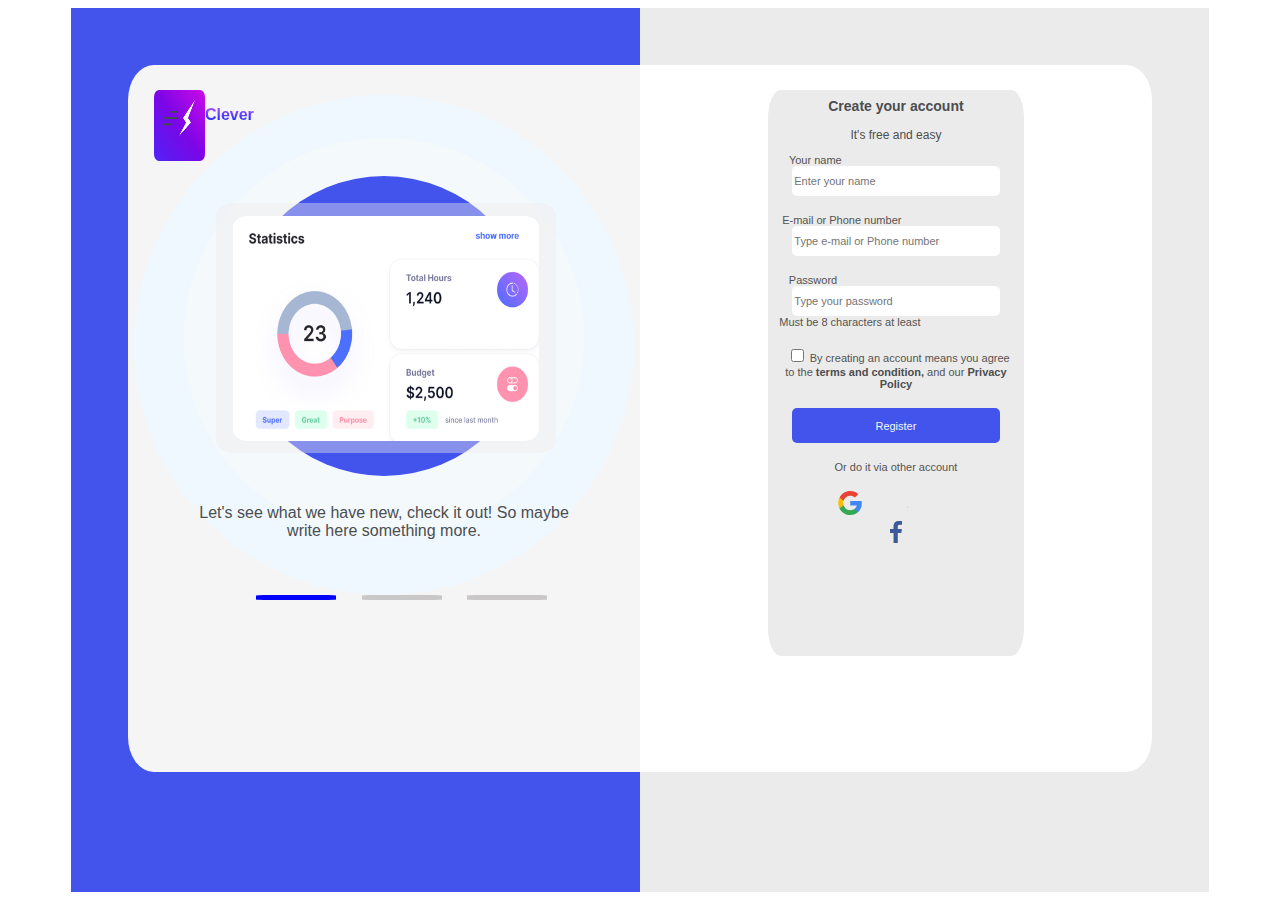
<file: index.html>
<html>
    <head>
        <title>Klab challenge</title>
        <link rel="stylesheet" href="css/style.css">
    </head>
    <body>
        <center>
        <div class="container">
<div class="left_side">
    <div class="inner_left">
    <div class="flash"> <img src="images/row.svg" alt="row" style="margin-top: 10; height: 50%;
        width: 30%;"><img src="images/flash.png" alt="flash" style="margin-top: 10; height: 50%;
        width: 30%;"></div> 
    
    <div class="clever">
        <p class="myp"><b>Clever</b></p>
        </div>
    
    <div class="holder">
        <br>
        <div class="holder2">
            <br>
            <div class="holder3">
                <br>
    <div class="imageholding">
<img src="images/holder4.PNG" style="height: 90%; width: 90%; margin-top: 4%;border-radius: 5%; ">
    </div>
            </div>
        </div>
        <div style="margin-top:-10%; width: 80%">
            <p>Let's see what we have new, check it out! So maybe write here something more.</p>
        </div>
</div>
<div class="first"></div>
<div class="second"></div>
<div class="third"></div>
    </div>
</div>
<div class="right_side">
    <div class="inner_right">
        <div class="form_container"><br>
            <p class="create">Create your account</p>
            <p style="font-size: 12;">It's free and easy</p>
            <form action="#" method="">
                
                <label for="names" style="margin-left: -70%;">Your name</label><br>
                <input type="text" placeholder="Enter your name" name="names" class="input"><br><br>
                <label for="email" style="margin-left: -47%;">E-mail or Phone number</label><br>
                <input type="text" placeholder="Type e-mail or Phone number" name="email" class="input"><br><br>
                <label for="password" style="margin-left: -72%;">Password</label><br>
                <input type="text" placeholder="Type your password" name="password" class="input"><br>
                <label style="margin-left: -40%;">Must be 8 characters at least</label>
                <br><br>
                &nbsp;<input type="checkbox" id="condition"><label for="condition"> By creating an account means you agree to the <b>
                    terms and condition,</b> and our <b>Privacy Policy</b></label>
                    <br><br>
                    <input type="button" value="Register" class="btn">
                    <br><br>
                    <label for="account"><a href="#" style="color: rgb(85, 83, 81); text-decoration: none;"> Or do it via other account</a></label>
                <br><br>            
                    
            
            <div class="google">
                <img src="images/logogoogle.svg">
            </div>
            
            <div class="apple">
                <img src="images/logoapple.png" class="applea">
            </div>

            <div class="facebook">
                <img src="images/logofb.svg" class="fba">
            </div>
            </div>

            
        </form>
           
        </div>
    </div>
</div>
        </div>
    </center>
    </body>
</html>
</file>
<file: css/style.css>
*{
    font-family: sans-serif;
    color: rgb(76, 78, 80);
}
.container{
    height: 100%;
    width: 90%;
    background-color: aqua;
}
 .left_side{
    float: left;
    width: 50%;
    height: 100%;
    background-color: rgb(67, 84, 236);
}
.mess
{
    margin: 3 5; height: 90%;
                width: 60%;
}
.inner_left{
    float: right;
    width: 90%;
    height: 80%;
    margin-top: 10%;
    border-bottom-left-radius: 5%;
    border-top-left-radius: 5%;
    background-color: rgb(245, 245, 245);
}
.flash{
    margin-top: 5%;
    margin-left: 5%;
    float: left;
     background-image: linear-gradient(to right top,rgb(80, 35, 245),rgb(123, 6, 231), rgb(204, 10, 230)); 
height: 10%;
    width: 10%;
    border-radius: 10%;
}
.second
{
    float: left;
     height: 5; 
     width: 80; 
     border-radius: 10%;
      background-color: rgb(201, 199, 199); 
      margin-left: 5%;
}
.first
{
    float: left; height: 5; width: 80;
     border-radius: 10%;
      background-color:blue; 
      margin-left:25%;
}
.third
{
    float: left; 
    height: 5; 
    width: 80; 
    border-radius: 10%;
     background-color: rgb(201, 199, 199); 
     margin-left: 5%;
}
.clever{
    float: left;
    margin-top: 5%;
}
.holder{
    margin-top: 30px;
    height: 500px;
    width: 500px;
    background-color: aliceblue;
    border-radius: 50%;
}
.holder2{
    margin-top: 5%;
    height: 400px;
    width: 400px;
    background-color: rgb(244, 249, 252);
    border-radius: 50%;
}
.holder3{
    margin: 5%;
    height: 300px;
    width: 300px;
    background-color: rgb(67, 84, 236);
    border-radius: 50%;
}
.imageholding{
    margin-top: 3%;
    margin-left: -6%;
    height: 250px;
    width: 340px;
    background-color:  rgba(238, 235, 235, 0.4);
    border-radius: 5%;
}
.right_side{
    float: left;
    width: 50%;
    height: 100%;
    background-color: rgb(235, 235, 235);
    font-family: inter;
}
.inner_right{
    float: left;
    width: 90%;
    height: 80%;
    margin-top: 10%;
    border-bottom-right-radius: 5%;
    border-top-right-radius: 5%;
    background-color: rgb(255, 255, 255);
}
.form_container{
    width: 50%;
    height: 80%;
    margin-top: 5%;
    border-radius: 5%;
    background-color: rgb(235, 235, 235);
}
.google
{
    margin-left: -40%;
    height: 12%;
    width: 20%;
    }
    .apple
{
    margin-left: 10%;
    margin-top: -19%;
   height: 2%;
   width: 2%;

    }
form{
    width: 90%;
}
label{
    margin-top: -10px;
    font-size: 11;
    color: rgb(85, 83, 81);
}
.input{
    font-size: 11;  
    width: 90%;
    height: 30px;
    border-radius: 5px;
    border: none;
    align-items: center;
}
.create
{
    font-size: 14; font-weight: bold; margin-top: -10;
}
.myp
{
    background: -webkit-linear-gradient(rgb(182, 83, 248), rgb(0, 38, 255));
        -webkit-background-clip: text;
        -webkit-text-fill-color: transparent;
}
.btn{
    font-size: 11;
    width: 90%;
    height: 35px;
    border-radius: 5px;                 
    background-color: rgb(67, 84, 236);
    color: aliceblue;
    border: none;
}
.icon{
    float: left; width: 20%; height: 10%; background-color: rgb(255, 255, 255); border-radius: 5%;
        margin-left: 10%;
        margin-top: -10%;
}

.icon img{
    height: 60%;
    width: 40%;
}
.iconbutton {
    float: right; width: 10%; height: 10%; background-color: rgb(0, 0, 0); border-radius: 50%;
        margin-right: 10%;
}
/* .fb
{
    height: 1%;
    width: 2%;
}
.apple
{
    height: 1%;
    width: 2%;
    border-radius: 20px;
} */


.google
{
    margin-left: -40%;
    height: 12%;
    width: 20%;
    }
    .apple
{
    margin-left: 10%;
    margin-top: -23%;
   height: 2%;
   width: 2%;

    }
    .fb
{
    margin-left: 10%;
    margin-top: -18%;
   height: 2%;
   width: 2%;

    }
    .fba
    {
        height: 5%;
   width: 5%;
    }
 
    .applea
    {
        height: 12%;
        width: 12%;
    }
</file>
